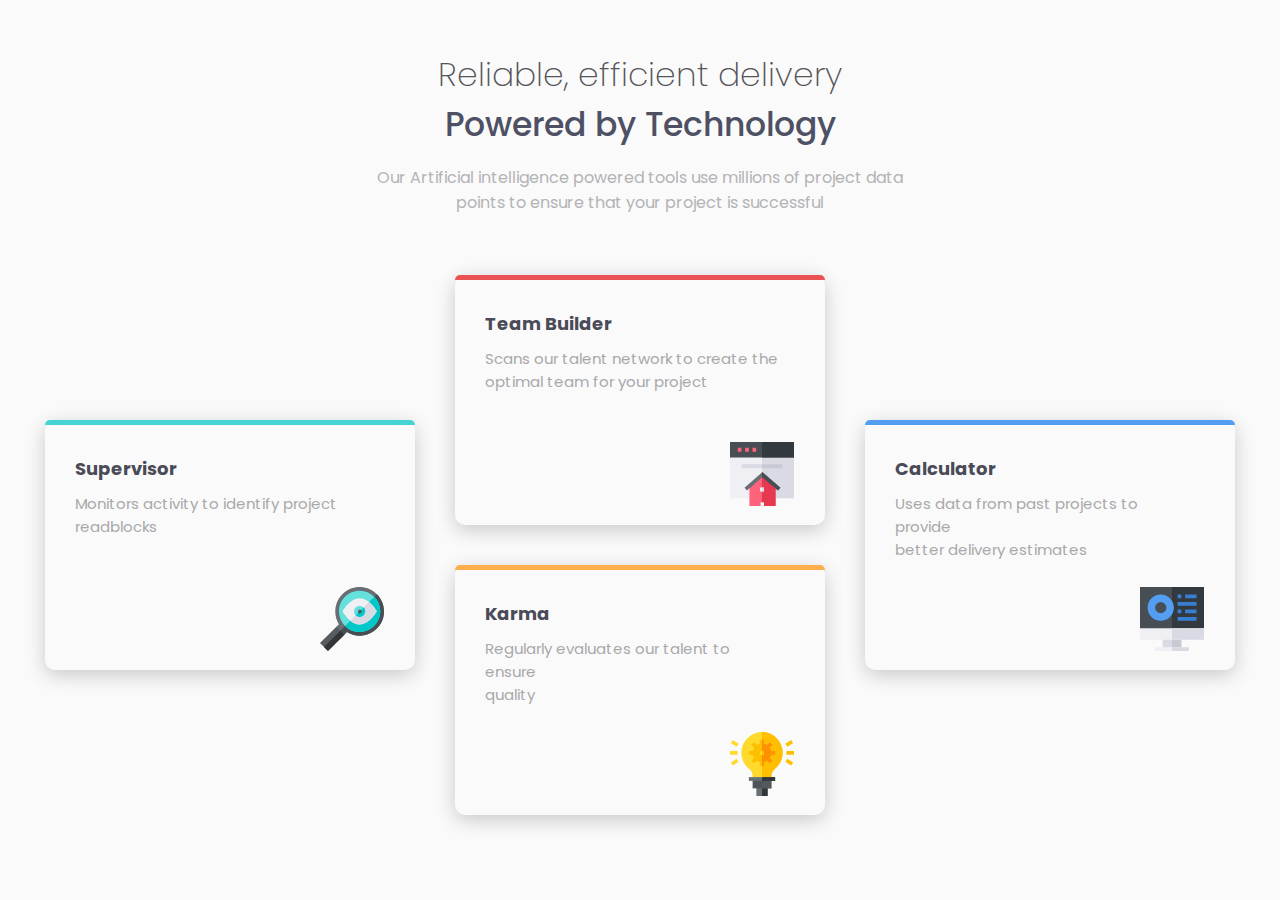
<file: Four card feature/index.html>
<!DOCTYPE html>
<html lang="en">
  <head>
    <meta charset="UTF-8" />
    <meta http-equiv="X-UA-Compatible" content="IE=edge" />
    <meta name="viewport" content="width=device-width, initial-scale=1.0" />
    <link rel="preconnect" href="https://fonts.gstatic.com" />
    <link
      href="https://fonts.googleapis.com/css2?family=Poppins:wght@200;400;500&display=swap"
      rel="stylesheet"
    />
    <link rel="icon" href="./images/favicon-32x32.png" />
    <link rel="stylesheet" href="./style.css" />
    <title>Frontend Mentor</title>
  </head>
  <body>
    <section class="description">
      <h3>Reliable, efficient delivery</h3>
      <h2>Powered by Technology</h2>
      <p>
        Our Artificial intelligence powered tools use millions of project data
        <br />points to ensure that your project is successful
      </p>
    </section>
    <section class="cards">
      <div class="card-1 card">
        <hr />
        <div class="card-text">
          <h3><b>Supervisor</b></h3>
          <p>Monitors activity to identify project readblocks</p>
        </div>
      </div>
      <div class="card-2 card">
        <hr />
        <div class="card-text">
          <h3><b>Team Builder</b></h3>
          <p>
            Scans our talent network to create the optimal team for your project
          </p>
        </div>
      </div>
      <div class="card-4 card">
        <hr />
        <div class="card-text">
          <h3><b>Karma</b></h3>
          <p>
            Regularly evaluates our talent to ensure<br />
            quality
          </p>
        </div>
      </div>
      <div class="card-3 card">
        <hr />
        <div class="card-text">
          <h3><b>Calculator</b></h3>
          <p>
            Uses data from past projects to provide<br />
            better delivery estimates
          </p>
        </div>
      </div>
    </section>
  </body>
</html>
</file>
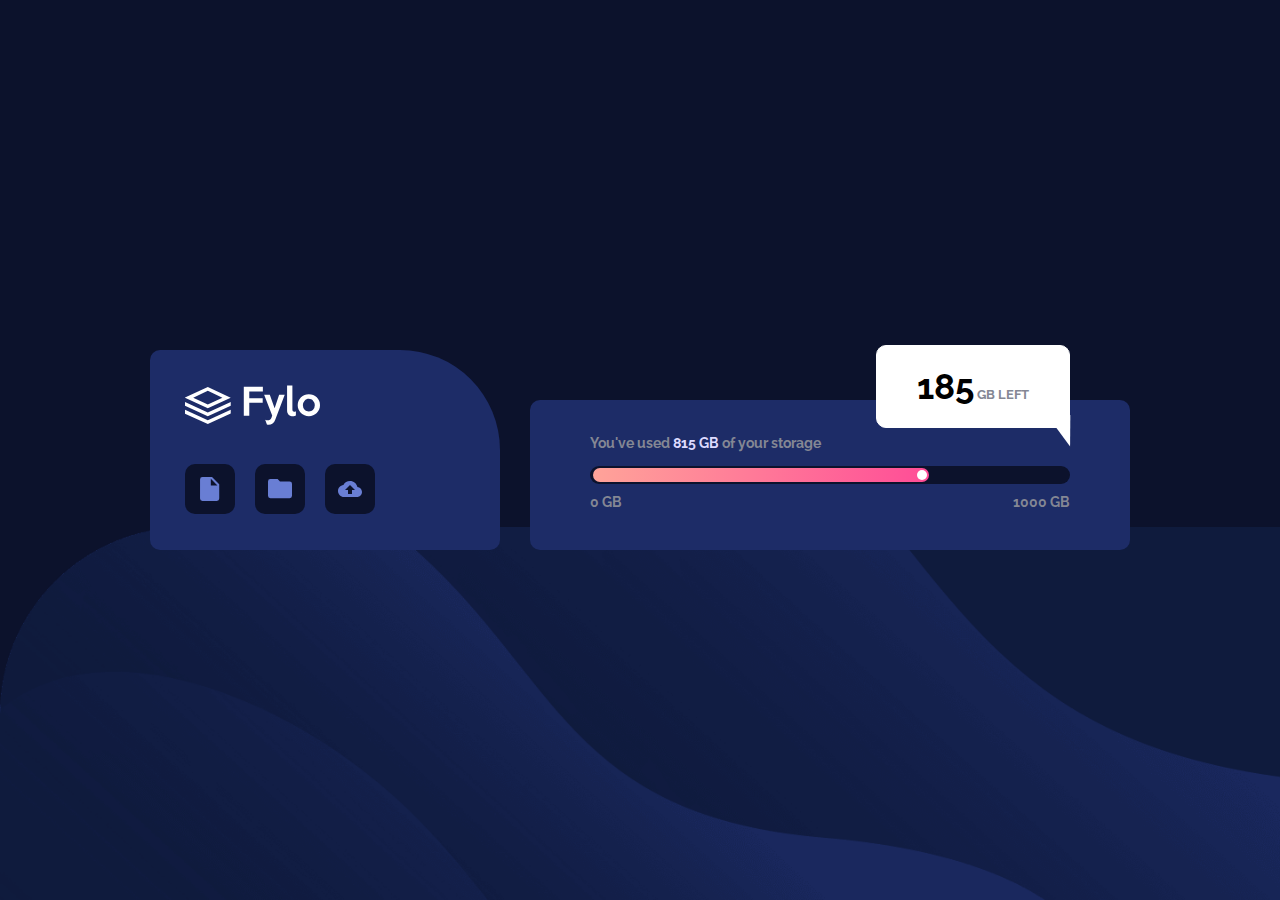
<file: Fylo data storage component/index.html>
<!DOCTYPE html>
<html lang="en">
  <head>
    <meta charset="UTF-8" />
    <meta http-equiv="X-UA-Compatible" content="IE=edge" />
    <meta name="viewport" content="width=device-width, initial-scale=1.0" />
    <link rel="preconnect" href="https://fonts.gstatic.com" />
    <link
      href="https://fonts.googleapis.com/css2?family=Raleway:wght@400;700&display=swap"
      rel="stylesheet"
    />
    <link rel="icon" href="./images/favicon-32x32.png" />
    <link rel="stylesheet" href="./style.css" />
    <title>Frontend Mentor</title>
  </head>
  <body>
    <section class="hero">
      <div class="box-1 box">
        <div id="logo">
          <img src="./images/logo.svg" alt="" />
        </div>
        <div class="icons">
          <div class="icon">
            <img src="./images/icon-document.svg" alt="document" />
          </div>
          <div class="icon">
            <img src="./images/icon-folder.svg" alt="document" />
          </div>
          <div class="icon">
            <img src="./images/icon-upload.svg" alt="document" />
          </div>
        </div>
      </div>
      <div class="box-2 box">
        <div class="content">
          <div class="text-top">
            <h3>
              You've used <span class="text">815 GB</span> of your storage
            </h3>
            <div class="message">
              <h2><span class="numb">185</span> GB LEFT</h2>
            </div>
          </div>
          <div class="scale-bg">
            <div class="scale">
              <div class="dot"></div>
            </div>
          </div>
          <div class="text-bottom">
            <h3 class="start">0 GB</h3>
            <h3 class="end">1000 GB</h3>
          </div>
        </div>
      </div>
    </section>
  </body>
</html>
</file>
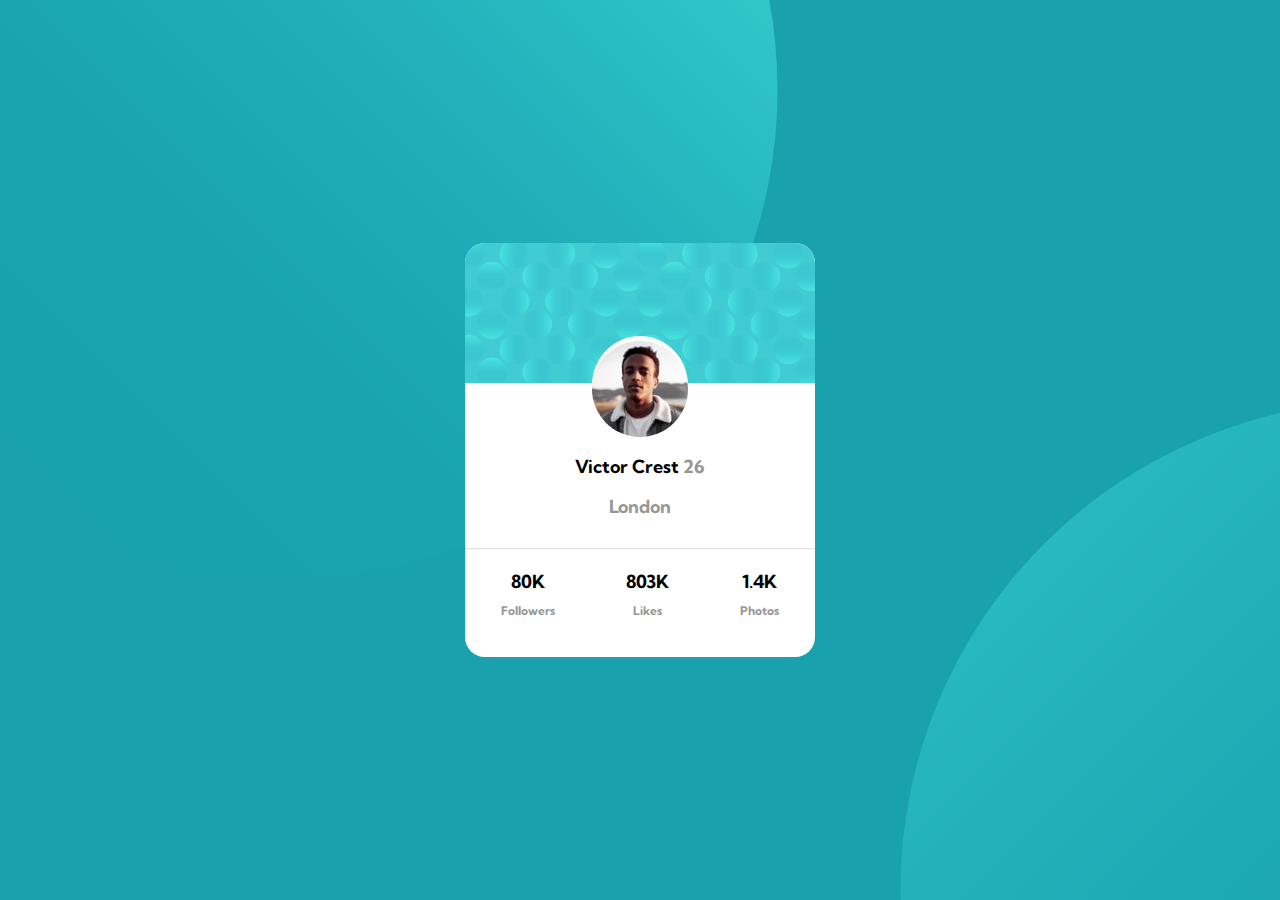
<file: Profile card component/index.html>
<!DOCTYPE html>
<html lang="en">
  <head>
    <meta charset="UTF-8" />
    <meta http-equiv="X-UA-Compatible" content="IE=edge" />
    <meta name="viewport" content="width=device-width, initial-scale=1.0" />
    <link rel="preconnect" href="https://fonts.gstatic.com" />
    <link
      href="https://fonts.googleapis.com/css2?family=Kumbh+Sans:wght@400;700&display=swap"
      rel="stylesheet"
    />
    <link rel="icon" href="./images/favicon-32x32.png" />
    <link rel="stylesheet" href="./style.css" />
    <title>Frontend Mentor | Profile card component</title>
  </head>
  <body>
    <section>
      <div class="card">
        <div class="card-image">
          <img src="./images/bg-pattern-card.svg" alt="background" />
        </div>
        <div class="user">
          <img src="./images/image-victor.jpg" alt="Victor" />
        </div>
        <div class="user-info">
          <h2>Victor Crest <span>26</span></h2>
          <h4>London</h4>
        </div>
        <hr />
        <div class="social">
          <div class="followers">
            <h3>80K</h3>
            <h4>Followers</h4>
          </div>
          <div class="likes">
            <h3>803K</h3>
            <h4>Likes</h4>
          </div>
          <div class="photos">
            <h3>1.4K</h3>
            <h4>Photos</h4>
          </div>
        </div>
      </div>
    </section>
  </body>
</html>
</file>
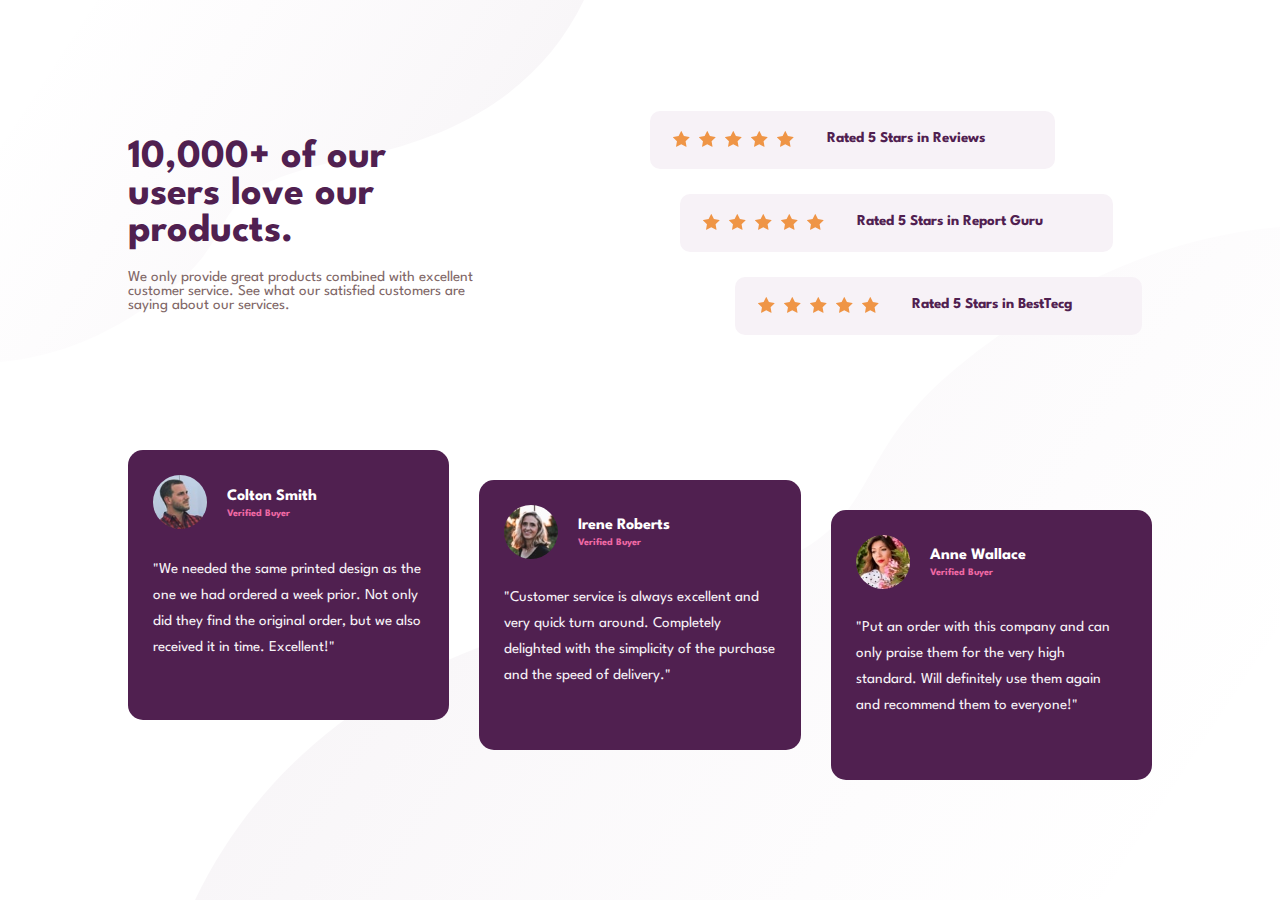
<file: Social section/index.html>
<!DOCTYPE html>
<html lang="en">
  <head>
    <meta charset="UTF-8" />
    <meta http-equiv="X-UA-Compatible" content="IE=edge" />
    <meta name="viewport" content="width=device-width, initial-scale=1.0" />
    <link rel="preconnect" href="https://fonts.gstatic.com" />
    <link
      href="https://fonts.googleapis.com/css2?family=Spartan:wght@400;500;700&display=swap"
      rel="stylesheet"
    />
    <link rel="stylesheet" href="./style.css" />
    <link rel="icon" href="./img/favicon-32x32.png" />
    <title>Frontend Mentor | Social proof section</title>
  </head>
  <body>
    <main>
      <section class="hero">
        <div class="hero-text">
          <h2>10,000+ of our <br />users love our <br />products.</h2>
          <p>
            We only provide great products combined with excellent
            <br />customer service. See what our satisfied customers are
            <br />saying about our services.
          </p>
        </div>
        <div class="hero-rating">
          <div class="first-rating rating">
            <div class="stars">
              <img src="./img/icon-star.svg" alt="star" />
              <img src="./img/icon-star.svg" alt="star" />
              <img src="./img/icon-star.svg" alt="star" />
              <img src="./img/icon-star.svg" alt="star" />
              <img src="./img/icon-star.svg" alt="star" />
            </div>
            <h3>Rated 5 Stars in Reviews</h3>
          </div>
          <div class="second-rating rating">
            <div class="stars">
              <img src="./img/icon-star.svg" alt="star" />
              <img src="./img/icon-star.svg" alt="star" />
              <img src="./img/icon-star.svg" alt="star" />
              <img src="./img/icon-star.svg" alt="star" />
              <img src="./img/icon-star.svg" alt="star" />
            </div>
            <h3>Rated 5 Stars in Report Guru</h3>
          </div>
          <div class="third-rating rating">
            <div class="stars">
              <img src="./img/icon-star.svg" alt="star" />
              <img src="./img/icon-star.svg" alt="star" />
              <img src="./img/icon-star.svg" alt="star" />
              <img src="./img/icon-star.svg" alt="star" />
              <img src="./img/icon-star.svg" alt="star" />
            </div>
            <h3>Rated 5 Stars in BestTecg</h3>
          </div>
        </div>
      </section>
      <section class="hero-reviews">
        <div class="reviews-wrapper">
          <div class="card-1 card">
            <div class="user">
              <div class="user-img">
                <img src="./img/image-colton.jpg" alt="Colton" />
              </div>
              <div class="name">
                <h3>Colton Smith</h3>
                <h4>Verified Buyer</h4>
              </div>
            </div>
            <div class="user-review">
              <p>
                "We needed the same printed design as the one we had ordered a
                week prior. Not only did they find the original order, but we
                also received it in time. Excellent!"
              </p>
            </div>
          </div>
          <div class="card-2 card">
            <div class="user">
              <img src="./img/image-irene.jpg" alt="Irene" />
              <div class="name">
                <h3>Irene Roberts</h3>
                <h4>Verified Buyer</h4>
              </div>
            </div>
            <div class="user-review">
              <p>
                "Customer service is always excellent and very quick turn
                around. Completely delighted with the simplicity of the purchase
                and the speed of delivery."
              </p>
            </div>
          </div>
          <div class="card-3 card">
            <div class="user">
              <img src="./img/image-anne.jpg" alt="Anne" />
              <div class="name">
                <h3>Anne Wallace</h3>
                <h4>Verified Buyer</h4>
              </div>
            </div>
            <div class="user-review">
              <p>
                "Put an order with this company and can only praise them for the
                very high standard. Will definitely use them again and recommend
                them to everyone!"
              </p>
            </div>
          </div>
        </div>
      </section>
    </main>
  </body>
</html>
</file>
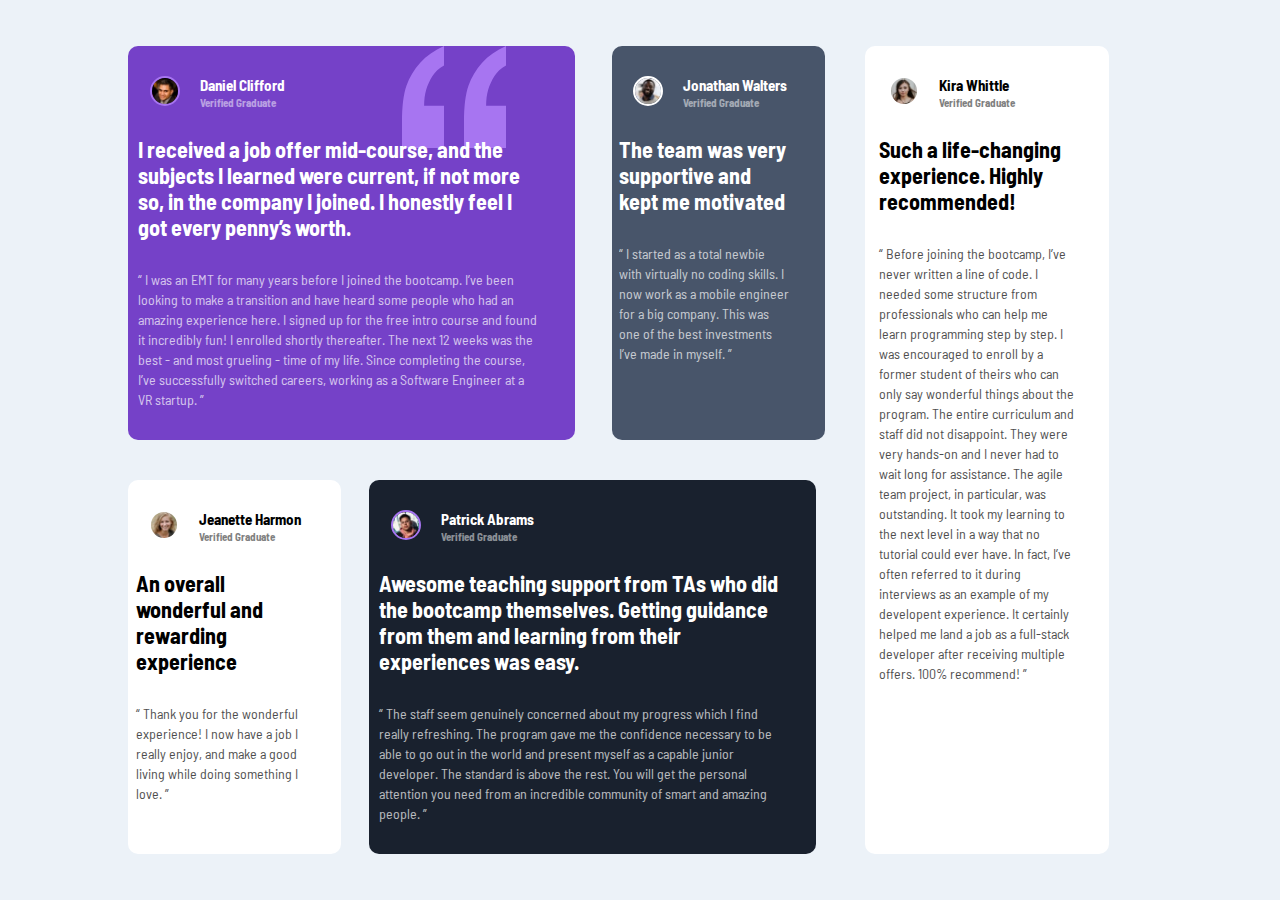
<file: Testimonials grid section/index.html>
<!DOCTYPE html>
<html lang="en">
  <head>
    <meta charset="UTF-8" />
    <meta http-equiv="X-UA-Compatible" content="IE=edge" />
    <meta name="viewport" content="width=device-width, initial-scale=1.0" />
    <link rel="preconnect" href="https://fonts.gstatic.com" />
    <link
      href="https://fonts.googleapis.com/css2?family=Barlow+Semi+Condensed:wght@500;600&display=swap"
      rel="stylesheet"
    />
    <link rel="icon" href="./images/favicon-32x32.png" />
    <link rel="stylesheet" href="./style.css" />
    <title>Frontend Mentor</title>
  </head>
  <body>
    <section>
      <div class="cards">
        <div class="card-1 card">
          <div class="user">
            <img src="./images/image-daniel.jpg" alt="daniel" />
            <div class="user-text">
              <h2>Daniel Clifford</h2>
              <h4>Verified Graduate</h4>
            </div>
          </div>
          <div class="card-text">
            <h3 class="title">
              I received a job offer mid-course, and the subjects I learned were
              current, if not more so, in the company I joined. I honestly feel
              I got every penny’s worth.
            </h3>
            <p class="text">
              “ I was an EMT for many years before I joined the bootcamp. I’ve
              been looking to make a transition and have heard some people who
              had an amazing experience here. I signed up for the free intro
              course and found it incredibly fun! I enrolled shortly thereafter.
              The next 12 weeks was the best - and most grueling - time of my
              life. Since completing the course, I’ve successfully switched
              careers, working as a Software Engineer at a VR startup. ”
            </p>
          </div>
        </div>
        <div class="card-2 card">
          <div class="user">
            <img src="./images/image-jonathan.jpg" alt="daniel" />
            <div class="user-text">
              <h2>Jonathan Walters</h2>
              <h4>Verified Graduate</h4>
            </div>
          </div>
          <div class="card-text">
            <h3 class="title">
              The team was very supportive and kept me motivated
            </h3>
            <p class="text">
              “ I started as a total newbie with virtually no coding skills. I
              now work as a mobile engineer for a big company. This was one of
              the best investments I’ve made in myself. ”
            </p>
          </div>
        </div>
        <div class="card-3 card">
          <div class="user">
            <img src="./images/image-kira.jpg" alt="daniel" />
            <div class="user-text">
              <h2>Kira Whittle</h2>
              <h4>Verified Graduate</h4>
            </div>
          </div>
          <div class="card-text">
            <h3 class="title">
              Such a life-changing experience. Highly recommended!
            </h3>
            <p class="text">
              “ Before joining the bootcamp, I’ve never written a line of code.
              I needed some structure from professionals who can help me learn
              programming step by step. I was encouraged to enroll by a former
              student of theirs who can only say wonderful things about the
              program. The entire curriculum and staff did not disappoint. They
              were very hands-on and I never had to wait long for assistance.
              The agile team project, in particular, was outstanding. It took my
              learning to the next level in a way that no tutorial could ever
              have. In fact, I’ve often referred to it during interviews as an
              example of my developent experience. It certainly helped me land a
              job as a full-stack developer after receiving multiple offers.
              100% recommend! ”
            </p>
          </div>
        </div>
        <div class="card-4 card">
          <div class="user">
            <img src="./images/image-jeanette.jpg" alt="daniel" />
            <div class="user-text">
              <h2>Jeanette Harmon</h2>
              <h4>Verified Graduate</h4>
            </div>
          </div>
          <div class="card-text">
            <h3 class="title">An overall wonderful and rewarding experience</h3>
            <p class="text">
              “ Thank you for the wonderful experience! I now have a job I
              really enjoy, and make a good living while doing something I love.
              ”
            </p>
          </div>
        </div>
        <div class="card-5 card">
          <div class="user">
            <img src="./images/image-patrick.jpg" alt="daniel" />
            <div class="user-text">
              <h2>Patrick Abrams</h2>
              <h4>Verified Graduate</h4>
            </div>
          </div>
          <div class="card-text">
            <h3 class="title">
              Awesome teaching support from TAs who did the bootcamp themselves.
              Getting guidance from them and learning from their experiences was
              easy.
            </h3>
            <p class="text">
              “ The staff seem genuinely concerned about my progress which I
              find really refreshing. The program gave me the confidence
              necessary to be able to go out in the world and present myself as
              a capable junior developer. The standard is above the rest. You
              will get the personal attention you need from an incredible
              community of smart and amazing people. ”
            </p>
          </div>
        </div>
      </div>
    </section>
  </body>
</html>
</file>
<file: Four card feature/style.css>
/* GLOBAL */

* {
  padding: 0;
  margin: 0;
  box-sizing: border-box;
}
html {
  font-size: 62.5%;
}
body {
  font-family: "Poppins", sans-serif;
  background: hsl(0, 0%, 98%);
}
p {
  font-size: 1.6rem;
}
h2 {
  font-size: 3.3rem;
  font-weight: 500;
}

/* DESCRIPTION SECTION */

.description {
  text-align: center;
  margin-top: 5rem;
  min-height: 25vh;
}
.description h3 {
  color: #555459;
  font-size: 3.3rem;
  font-weight: 200;
}
.description h2 {
  color: #4e5064;
  margin-bottom: 1.5rem;
}
.description p {
  color: #b3b3b6;
}

/* CARDS SECTION */
.cards {
  min-height: 50vh;
  display: grid;
  width: 80%;
  margin: auto;
  grid-gap: 4rem;
  justify-content: center;
  align-items: center;
  grid-template-columns: repeat(1fr, 3);
  grid-template-rows: repeat(1fr, 2);
}
.card {
  box-shadow: 0px 5px 20px rgba(0, 0, 0, 0.2);
  min-height: 25rem;
  border-radius: 1rem;
  min-width: 37rem;
}
.card hr {
  border: none;
  border-top-left-radius: 1rem;
  border-top-right-radius: 1rem;
}
.card-1 {
  background-image: url(./images/icon-supervisor.svg);
  background-repeat: no-repeat;
  background-position: right bottom;
  background-position: 90% 90%;
  grid-column: 1/2;
  grid-row: 1/3;
}
.card-1 hr {
  border-top: 0.5rem solid hsl(180, 62%, 55%);
}
.card-2 {
  background-image: url(./images/icon-team-builder.svg);
  background-repeat: no-repeat;
  background-position: right bottom;
  background-position: 90% 90%;
  grid-column: 2/3;
  grid-row: 1/2;
}
.card-2 hr {
  border-top: 0.5rem solid hsl(0, 78%, 62%);
}
.card-3 {
  background-image: url(./images/icon-calculator.svg);
  background-repeat: no-repeat;
  background-position: right bottom;
  background-position: 90% 90%;
  grid-column: 3/4;
  grid-row: 1/3;
}
.card-3 hr {
  border-top: 0.5rem solid hsl(212, 86%, 64%);
}
.card-4 {
  background-image: url(./images/icon-karma.svg);
  background-repeat: no-repeat;
  background-position: right bottom;
  background-position: 90% 90%;
  grid-column: 2/3;
  grid-row: 2/3;
}
.card-4 hr {
  border-top: 0.5rem solid hsl(34, 97%, 64%);
}
.card-text {
  width: 80%;
  margin: auto;
  margin-top: 3rem;
  margin-left: 3rem;
}
.card-text h3 {
  color: #4b4b58;
  font-weight: 400;
  font-size: 1.8rem;
  margin-bottom: 1rem;
}
.card-text p {
  color: #a8a8aa;
  font-weight: 400;
  font-size: 1.5rem;
}
</file>
<file: Fylo data storage component/style.css>
/* GLOBAL */
* {
  padding: 0;
  margin: 0;
  box-sizing: border-box;
}
html {
  font-size: 62.5%;
}
body {
  font-family: "Raleway", sans-serif;
  font-weight: 400;
  min-height: 100vh;
  background: url(./images/bg-desktop.png), hsl(229, 57%, 11%);
  background-position: bottom;
  background-repeat: no-repeat;
  background-size: 100%;
  display: flex;
  flex-wrap: wrap;
  justify-content: center;
  align-items: center;
}
h2 {
  font-size: 1.3rem;
}
h3 {
  font-size: 1.4rem;
}
/* HERO SECTION */
.hero {
  min-height: 20vh;
  display: flex;
  flex-wrap: wrap;
}
.box {
  background: hsl(228, 56%, 26%);
  width: 35rem;
  height: 15rem;
  border-radius: 1rem;
  display: flex;
  flex-direction: column;
}
/* BOX-1 */
.box-1 {
  margin-right: 3rem;
  height: 20rem;
  border-top-right-radius: 10rem;
}
#logo {
  width: 80%;
  margin: auto;
  margin-bottom: 0;
  margin-top: 3.5rem;
}
.icons {
  width: 80%;
  margin: auto;
  display: flex;
}
.icon {
  background: hsl(229, 57%, 11%);
  display: flex;
  height: 5rem;
  width: 5rem;
  border-radius: 1rem;
  justify-content: center;
  align-items: center;
  margin-right: 2rem;
}

/* BOX-2 */
.box-2 {
  width: 60rem;
  align-self: flex-end;
  color: hsl(229, 7%, 55%);
}
.content {
  width: 80%;
  margin: auto;
  margin-top: 3.5rem;
  display: flex;
  flex-direction: column;
}
.text-top {
  width: 100%;
  display: flex;
  justify-content: space-between;
  position: relative;
  margin-bottom: 1.5rem;
}
.text {
  color: hsl(243, 100%, 93%);
}
/* Message */
.message {
  background: white;
  border: 0.1rem solid white;
  border-radius: 1rem;
  padding: 2rem 4rem;
  position: absolute;
  border-bottom-right-radius: 0rem;
  top: -9rem;
  right: 0;
}
.numb {
  color: black;
  font-weight: 700;
  font-size: 3.5rem;
}
.message::before {
  content: "";
  position: absolute;
  right: -0.75rem;
  bottom: -3rem;
  border: 1rem solid transparent;
  border-top: 3rem solid white;
  transform: rotateZ(-18deg);
}
/* SCALE */
.scale-bg {
  width: 100%;
  background: hsl(229, 57%, 11%);
  height: 1.8rem;
  border-radius: 1rem;
  margin-bottom: 1rem;
  display: flex;
  align-items: center;
}
.scale {
  background: linear-gradient(90deg, hsl(6, 100%, 80%), hsl(335, 100%, 65%));
  width: 70%;
  height: 75%;
  border-radius: 1rem;
  margin-left: 0.3rem;
  display: flex;
  align-items: center;
  justify-content: end;
}
.dot {
  background: white;
  width: 1rem;
  height: 1rem;
  border-radius: 1rem;
  position: relative;
  right: 0.2rem;
}

.text-bottom {
  display: flex;
  justify-content: space-between;
}

@media screen and (max-width: 376px) {
  body {
    background: url(./images/bg-mobile.png);
    background-size: cover;
    background-repeat: no-repeat;
    background-position: center;
  }
  .hero {
    align-items: center;
    justify-content: center;
  }
  .box-2 {
    width: 35rem;
    margin-top: 2rem;
  }
  .text-top {
    text-align: center;
    justify-content: center;
  }
  .numb {
    font-size: 3rem;
  }
  .message {
    padding: 1rem 2rem;
    border-radius: 1rem;
    transform: translate(-6rem, 17rem);
  }
  .message::before {
    display: none;
  }
  .box {
    margin-right: 0;
    width: 85%;
  }
}
</file>
<file: Profile card component/style.css>
/* GENERAL */

* {
  padding: 0;
  margin: 0;
  box-sizing: border-box;
}
html {
  font-size: 62.5%;
}
body {
  font-family: "Kumbh Sans", sans-serif;
  min-height: 100vh;
  background-color: hsl(185, 75%, 39%);
  background-image: url(./images/bg-pattern-top.svg),
    url(./images/bg-pattern-bottom.svg);
  background-position: left top, right bottom;
  background-position: -20rem -40rem, 90rem 40rem;
  background-repeat: no-repeat;
}

/* CARD */

section {
  display: flex;
  min-height: 100vh;
  justify-content: center;
  align-items: center;
}
.card {
  background: white;
  border-radius: 2rem;
  display: flex;
  flex-direction: column;
  min-height: 46vh;
  min-width: 25vw;
}
.card-image img {
  border-radius: 2rem 2rem 0rem 0rem;
  width: 100%;
}
.user {
  align-self: center;
  transform: translateY(-5rem);
  background: white;
  border-radius: 360%;
  text-align: center;
}
.user img {
  transform: translateY(0.5rem);
  border-radius: 360%;
  height: 85%;
}
.user-info {
  transform: translateY(-3rem);
  text-align: center;
}
.user-info h2 {
  font-size: 1.8rem;
  padding-bottom: 1.7rem;
}
.user-info h4,
.user-info span {
  font-size: 1.8rem;
  color: hsl(0, 0%, 59%);
}
.card hr {
  color: hsl(0, 0%, 59%);
  border-width: none;
  opacity: 30%;
}
.social {
  display: flex;
  justify-content: space-around;
  text-align: center;
  margin-top: 2rem;
}
.social h3 {
  font-size: 1.8rem;
}
.social h4 {
  color: hsl(0, 0%, 59%);
  font-size: 1.2rem;
  padding-top: 1rem;
  margin-bottom: 3rem;
}

@media screen and (max-width: 450px) {
  .card {
    width: 85%;
  }
  body {
    background-size: 120%;
    background-position: left top, right bottom;
    background-position: -20rem -15rem, 20rem 50rem;
  }
}
</file>
<file: Social section/style.css>
/*Global Section */
* {
  margin: 0;
  padding: 0;
  box-sizing: border-box;
}

html {
  font-size: 62.5%;
}

body {
  font-family: "Spartan", sans-serif;
}

main {
  min-height: 100vh;
  background-image: url(./img/bg-pattern-top-desktop.svg),
    url(./img/bg-pattern-bottom-desktop.svg);
  background-position: left top, right bottom;
  background-repeat: no-repeat, no-repeat;
}
h2 {
  font-size: 4rem;
  color: hsl(300, 43%, 22%);
}
h3 {
  font-size: 1.6rem;
}

/* Hero Section */
.hero {
  width: 80%;
  min-height: 50vh;
  margin: auto;
  display: flex;
  flex-wrap: wrap;
  align-items: center;
  justify-content: center;
}
.hero-text {
  flex: 1 1 30rem;
}
.hero-text p {
  color: rgb(129, 104, 104);
  font-size: 1.5rem;
  margin-top: 2rem;
}
.hero-rating {
  flex: 1 1 30rem;
  display: flex;
  flex-direction: column;
}
.rating {
  background: hsl(300, 24%, 96%);
  margin: 1rem;
  display: flex;
  padding: 2rem;
  border-radius: 1rem;
  margin-bottom: 1.5rem;
}
.rating h3 {
  color: hsl(300, 43%, 22%);
  padding-left: 3rem;
  padding-right: 5rem;
}
.stars img {
  padding: 0rem 0.3rem;
}
.first-rating {
  align-self: flex-start;
}
.second-rating {
  align-self: center;
}
.third-rating {
  align-self: flex-end;
}

/*Reviews Section */
.hero-reviews {
  min-height: 50vh;
  width: 80%;
  margin: auto;
}
.reviews-wrapper {
  display: flex;
  flex-wrap: wrap;
}
.card {
  background: hsl(300, 43%, 22%);
  min-height: 30vh;
  flex: 1 1 30rem;
  margin-right: 3rem;
  display: flex;
  flex-direction: column;
  color: hsl(300, 24%, 96%);
  border-radius: 1.5rem;
}
.card img {
  border-radius: 360%;
  height: 6vh;
}
.user {
  display: flex;
  color: white;
  padding: 2.5rem;
}
.name {
  justify-self: center;
  align-self: center;
  margin-left: 2rem;
}
.name h4 {
  margin-top: 0.5rem;
  color: hsl(333, 80%, 67%);
}
.user-review {
  font-size: 1.5rem;
  padding: 0rem 2.5rem;
}
.user-review p {
  line-height: 2.6rem;
}
.card-2 {
  transform: translateY(3rem);
}
.card-3 {
  margin-right: 0rem;
  transform: translateY(6rem);
  justify-self: flex-end;
}

@media screen and (max-width: 1290px) {
  .hero-rating h3 {
    font-size: 1.5rem;
  }
}
@media screen and (max-width: 1200px) {
  .hero-rating h3 {
    font-size: 1.3rem;
  }
  .card-2 {
    transform: translateY(0rem);
    transform: translateX(3rem);
  }
  .card-3 {
    transform: translateY(0rem);
    margin-top: 2rem;
    margin-bottom: 3rem;
  }
}
@media screen and (max-width: 824px) {
  .card-2 {
    transform: translateX(0rem);
    padding-bottom: 2rem;
  }
  .card-3 {
    padding-bottom: 1rem;
  }
  .card {
    margin-right: 1rem;
  }
}
@media screen and (max-width: 778px) {
  .hero-rating h3 {
    font-size: 1.5rem;
  }
  .card {
    margin-right: 1rem;
  }
  .card-1 {
    margin-bottom: 2rem;
  }
}
@media screen and (max-width: 754px) {
  h2 {
    margin-top: 3rem;
  }
  .hero-text p {
    margin-bottom: 2rem;
  }
}
@media screen and (max-width: 747px) {
  .hero-text h2,
  .hero-text p {
    text-align: center;
  }
  .hero-text h2 {
    font-size: 3rem;
    margin-top: 4rem;
  }
  .hero-text p {
    font-size: 1.7rem;
  }
  .rating {
    align-self: center;
    flex-direction: column;
    text-align: center;
    width: 100%;
  }
  .rating h3 {
    font-size: 1.3rem;
  }
  .stars {
    margin-bottom: 1rem;
  }
  .hero {
    width: 90%;
  }

  .hero-reviews {
    width: 90%;
  }
  .card {
    width: 100%;
    margin-right: 0rem;
  }
  .card-1 {
    margin-top: 4rem;
    padding-bottom: 2rem;
  }
  .card-3 {
    margin-bottom: 5rem;
  }
  .user {
    margin-top: 1.5rem;
  }
  .user-review {
    margin-bottom: 1.5rem;
  }
}
</file>
<file: Testimonials grid section/style.css>
* {
  padding: 0;
  margin: 0;
  box-sizing: border-box;
}
html {
  font-size: 62.5%;
}
body {
  background: hsl(210, 46%, 95%);
  font-family: "Barlow Semi Condensed", sans-serif;
}
h2 {
  font-size: 1.5rem;
}
h4 {
  font-size: 1.1rem;
}
h3 {
  font-size: 2.2rem;
}
p {
  font-size: 1.4rem;
  padding-bottom: 3rem;
  line-height: 2rem;
}

section {
  min-height: 100vh;
  width: 80%;
  margin: auto;
  display: flex;
  align-items: center;
}
.cards {
  display: grid;
  grid-gap: 4rem;
}
.card {
  min-height: 30vh;
  display: flex;
  flex-direction: column;
  border-radius: 1rem;
}
.card-1 {
  width: 110%;
}
.card-5 {
  transform: translatex(-5rem);
  width: 110%;
}
.card-2,
.card-3,
.card-4 {
  width: 85%;
}
.card-2 {
  justify-self: flex-end;
}
.user,
.card-text {
  width: 90%;
  margin-left: auto;
  margin-right: auto;
}
.card-2 .user,
.card-2 .card-text,
.card-3 .user,
.card-3 .card-text,
.card-4 .user,
.card-4 .card-text {
  width: 80%;
}
.user h4 {
  opacity: 50%;
}
.card-text {
  margin-right: 3.5rem;
}
.card-text p {
  opacity: 70%;
}
.card-1 {
  grid-column: 1/3;
  grid-row: 1/2;
  background: hsl(263, 55%, 52%);
  background-image: url(./images/bg-pattern-quotation.svg);
  background-repeat: no-repeat;
  background-position-x: 80%;
  display: flex;
  color: white;
}
.card-2 {
  grid-column: 3/4;
  grid-row: 1/2;
  background: hsl(217, 19%, 35%);
  color: white;
}
.card-3 {
  grid-column: 4/5;
  grid-row: 1/3;
  background: white;
}
.card-4 {
  grid-column: 1/2;
  background: white;
}
.card-5 {
  grid-column: 2/4;
  background: hsl(219, 29%, 14%);
  color: white;
}

/* USER */
.user {
  display: flex;
  margin-top: 3rem;
}
.user img {
  border-radius: 360%;
  height: 50%;
  border-color: white;
  border: 0.2rem solid white;
  margin-right: 2rem;
}
.user h2 {
  margin-bottom: 0.2rem;
}
.card-1 .user img,
.card-5 .user img {
  border-color: #a775f1;
}
.card-text h3 {
  margin-bottom: 3rem;
}

@media screen and (max-width: 1000px) {
  .cards {
    display: flex;
    flex-direction: column;
  }
  .card {
    width: 100%;
  }
  .card-5 {
    transform: translateX(0rem);
    order: 4;
  }
  .user,
  .card-text {
    width: 80%;
    margin-left: auto;
    margin-right: auto;
  }
  h3 {
    font-size: 1.8rem;
  }
  .user img {
    height: 5vh;
    margin-bottom: 2rem;
  }
  .card-1 {
    margin-top: 5rem;
  }
  .card-3 {
    order: 5;
    margin-bottom: 5rem;
  }
}
</file>
